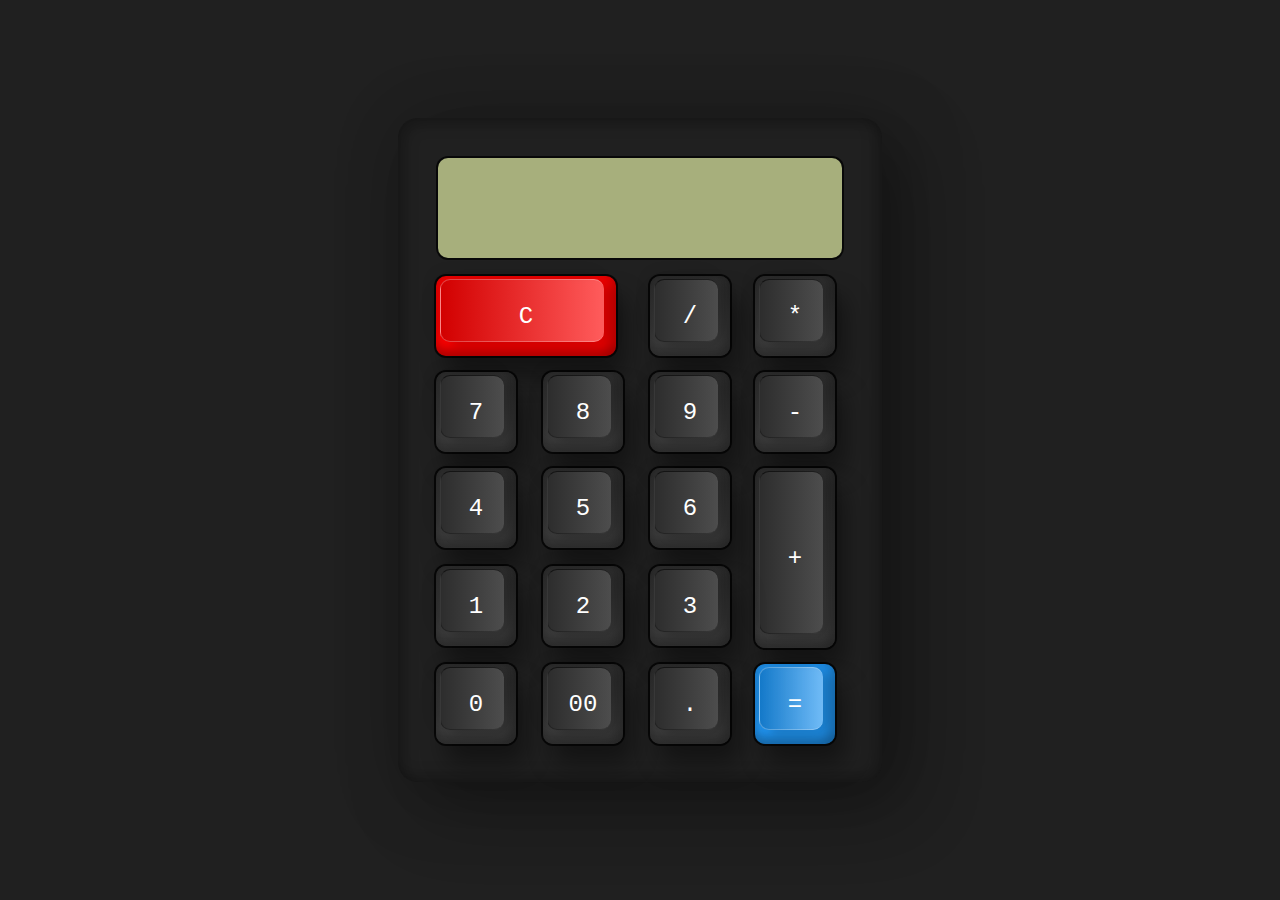
<file: Calculator/index.html>
<!DOCTYPE html>
<html lang="en" >
<head>
  <meta charset="UTF-8">
  <title>Calculator</title>
  <link rel="stylesheet" href="./style.css">

</head>
<body>
<div class="container">
      <form action="" name="calc" class="calculator">
        <input type="text" class="value" readonly name="txt" />
        <span class="num clear" onclick="calc.txt.value=''"><i>C</i></span>
        <span class="num" onclick="calc.txt.value+='/'"><i>/</i></span>
        <span class="num" onclick="calc.txt.value+='*'"><i>*</i></span>
        <span class="num" onclick="calc.txt.value+='7'"><i>7</i></span>
        <span class="num" onclick="calc.txt.value+='8'"><i>8</i></span>
        <span class="num" onclick="calc.txt.value+='9'"><i>9</i></span>
        <span class="num" onclick="calc.txt.value+='-'"><i>-</i></span>
        <span class="num" onclick="calc.txt.value+='4'"><i>4</i></span>
        <span class="num" onclick="calc.txt.value+='5'"><i>5</i></span>
        <span class="num" onclick="calc.txt.value+='6'"><i>6</i></span>
        <span class="num plus" onclick="calc.txt.value+='+'"><i>+</i></span>
        <span class="num" onclick="calc.txt.value+='1'"><i>1</i></span>
        <span class="num" onclick="calc.txt.value+='2'"><i>2</i></span>
        <span class="num" onclick="calc.txt.value+='3'"><i>3</i></span>
        <span class="num" onclick="calc.txt.value+='0'"><i>0</i></span>
        <span class="num" onclick="calc.txt.value+='00'"><i>00</i></span>
        <span class="num" onclick="calc.txt.value+='.'"><i>.</i></span>

        <span
          class="num equal"
          onclick="document.calc.txt.value=eval(calc.txt.value)"
          ><i>=</i></span
        >
      </form>
    </div>
  <script  src="./script.js"></script>

</body>
</html>
</file>
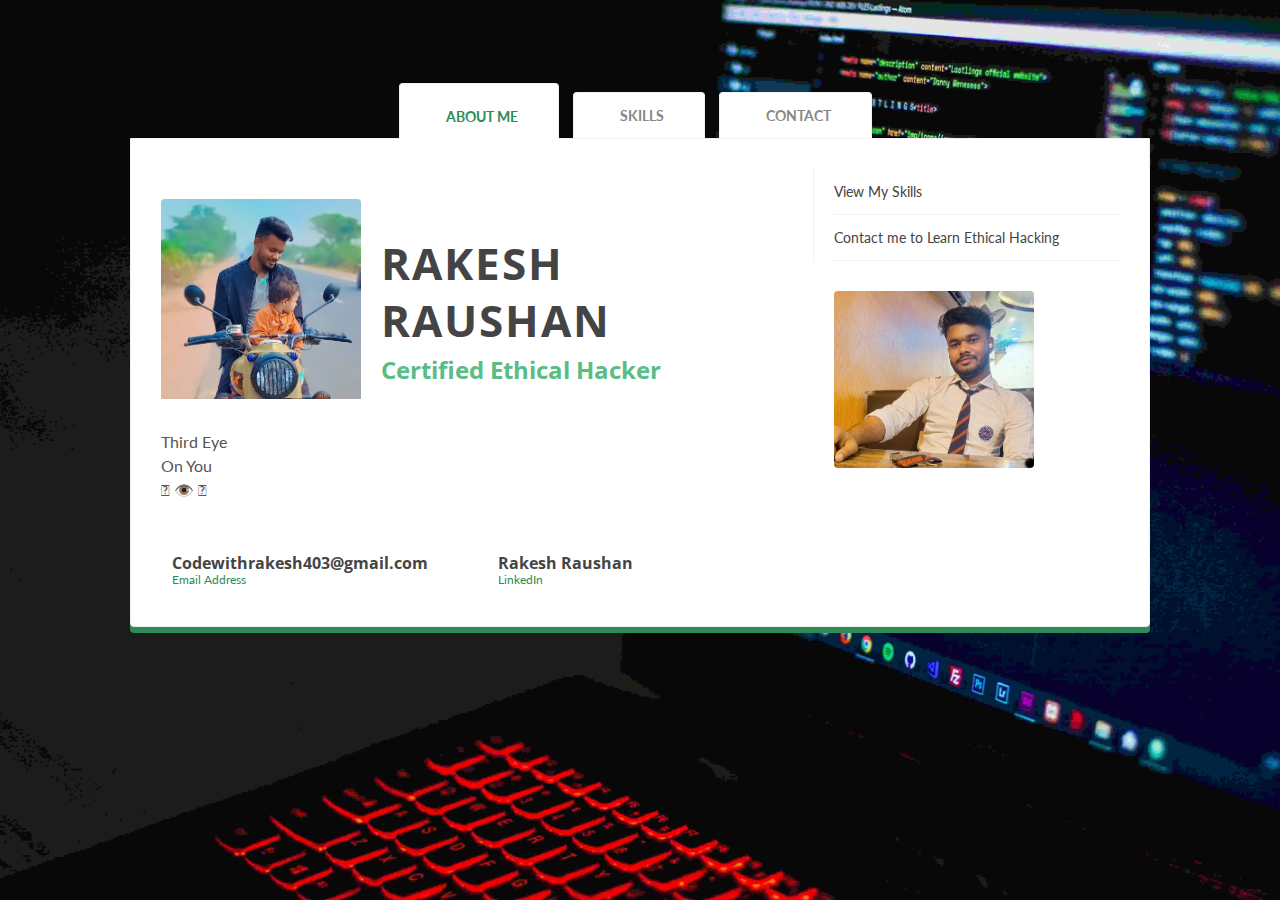
<file: Portfolio/index.html>
<!DOCTYPE html>
<html class="no-js">

<head>
  <title> Ethical Hacker </title>

  <!-- All Meta Tags -->
  <meta charset="utf-8">
  <meta http-equiv="X-UA-Compatible" content="IE=edge,chrome=1">
  <meta name="description" content="">
  <meta name="viewport" content="width=device-width">

  <!-- All Link tags -->
  <link rel='shortcut icon' type='image/x-icon' href='favicon.ico' />
  <link rel="apple-touch-icon-precomposed" href="apple-touch-icon-precomposed.png">
  <link rel="apple-touch-icon-precomposed" href="apple-touch-icon-72x72-precomposed.png">
  <link rel="apple-touch-icon-precomposed" href="apple-touch-icon-114x114-precomposed.png">
  <link rel="apple-touch-icon-precomposed" href="apple-touch-icon-144x144-precomposed.png">
  <link href='https://fonts.googleapis.com/css?family=Sofia' rel='stylesheet'>
  <link href='https://fonts.googleapis.com/css?family=Amaranth' rel='stylesheet'>
  <link rel="stylesheet" href="css/normalize.min.css">
  <link rel="stylesheet" href="css/main.css">

  <!-- All script tags -->
  <script>document.write('<script src="js/vendor/jquery-1.10.1.min.js"><\/script>')</script>
  <script src="js/vendor/jquery.hashchange.min.js"></script>
  <script src="js/vendor/jquery.easytabs.min.js"></script>
  <script src="js/main.js"></script>

</head>

<!-- Start of Body Tag -->

<body class="bg-fixed bg-1">
  <div class="main-container">
    <div class="main wrapper clearfix">

      <!-- Header Start -->
      <header id="header">
        <div id="logo">
          <h6>
            Ethical Hacker
          </h6>
          <h4>
            Rakesh Raushan
          </h4>
        </div>
      </header>

      <!-- Text "hello world" -->
      <header id="header">
        <div id="helloworld">
          <h1>
           Ethical Hacker
          </h1>
        </div>
      </header>

      <!-- Main Tab Container -->
      <div id="tab-container" class="tab-container">

        <!-- Tab List -->
        <ul class='etabs'>

          <li class='tab' id="tab-about">
            <a href="#about">
              <i class="icon-user"></i>
              <span>
                About Me
              </span>
            </a>
          </li>

          <li class='tab'>
            <a href="#resume">
              <i class="icon-file-text"></i>
              <span>
                Skills
              </span>
            </a>
          </li>
          <li class='tab'>
            <a href="#contact">
              <i class="icon-envelope"></i>
              <span>
                Contact
              </span>
            </a>
          </li>

        </ul>
        <div id="tab-data-wrap">

          <!-- About Tab Data -->
          <div id="about">
            <section class="clearfix">
              <div class="g2">
                <div class="photo">
                  <img src="./images/1.jpg" alt="Your alt text">
                </div>
                <div class="info">
                  <h2>
                    <p></p>
                    Rakesh Raushan
                  </h2>
                  <h4>
                    Certified Ethical Hacker
                  </h4>
                  <p>
                    Third Eye <br>
                     On You <br> 
                    𓆩 👁️ 𓆪
                  </p>
                  </p>
                </div>
              </div>

              <div class="g1">
                <div class="main-links sidebar">
                  <ul>
                    <li>
                      <a href="#resume">
                        View My Skills
                      </a>
                    </li>
                    <li>
                      <a href="#contact">
                        Contact me to Learn Ethical Hacking
                      </a>
                    </li>
                      <div class="photo">
                  <img src="./images/2.jpg" alt="Your alt text">
                </div>
                  </ul>
                </div>
              </div>
              <div class="break">
              </div>
              <div class="contact-info">
                <div class="g1">
                  <div class="item-box clearfix">
                    <i class="icon-envelope"></i>
                    <div class="item-data">
                      <h3>
                        <a href="mailto:write@your_mail.here">
                          Codewithrakesh403@gmail.com
                        </a>
                      </h3>
                      <p>
                        Email Address
                      </p>
                    </div>
                  </div>
                </div>
                <div class="g1">
                  <div class="item-box clearfix">
                    <i class="icon-linkedIn"></i>
                    <div class="item-data">
                      <h3>
                        <a href="https://www.linkedin.com/in/rakesh-raushan-1948aa239/">
                          Rakesh Raushan
                        </a>
                      </h3>
                      <p>
                        LinkedIn
                      </p>
                    </div>
                  </div>
                </div>
              </div>
            </section>
          </div>
          <div id="resume">
            <section class="clearfix">
              <div class="g2">
                <h3>
                  Programming
                </h3>
                <div class="meter emerald">
                  <span style="width: 95%">
                    <span>
                      Python
                    </span>
                  </span>
                </div>
                <div class="meter emerald">
                  <span style="width: 80%">
                    <span>
                      Java
                    </span>
                  </span>
                </div>
                <div class="break"></div>
              </div>
              <div class="g1">
                <h3>
                  Skills
                </h3>
                <div class="meter emerald">
                  <span style="width: 70%">
                    <span>
                      Pentesting
                    </span>
                  </span>
                </div>
                <div class="meter emerald">
                  <span style="width: 85%">
                    <span>
                      Bug Bounting
                    </span>
                  </span>
                </div>
              </div>

              <div class="g2">
                <h3>
                  Hobbies
                </h3>
                <span class="label label-info">To Hack Your System</span>
              </div>
            </section>
          </div>
          <div id="contact">
            <section class="clearfix">
              <div class="g1">
                <div class="sny-icon-box">
                  <div class="sny-icon">
                    <i class="icon-globe"></i>
                  </div>
                  <div class="sny-icon-content">
                    <h4>
                      Address
                    </h4>
                    <p>
                      💀 <br>
                      Durgapur <br>
                      Kolkata <br>
                      West Bengal <br>
                      India <br>
                      :)
                    </p>
                  </div>
                </div>
              </div>
              <div class="g1">
                <div class="sny-icon-box">
                  <div class="sny-icon">
                    <i class="icon-phone"></i>
                  </div>
                  <div class="sny-icon-content">
                    <h4>
                      E-mail
                    </h4>
                    <p>
                      :) <br>
                      Codewithrakesh403@gmail.com <br>
                      :)
                    </p>
                  </div>
                </div>
              </div>
              <div class="g1">
                <div class="sny-icon-box">
                  <div class="sny-icon">
                    <i class="icon-user"></i>
                  </div>
                  <div class="sny-icon-content">
                    <h4>
                      About Me
                    </h4>
                    <p>
                      Adhering to ethical principles, I strive to stay ahead of emerging threats, ensuring a resilient and protected digital ecosystem.
                    </p>
                  </div>
                </div>
              </div>
              <div class="break"></div>
            </section>
          </div>
        </div>
      </div>
</body>

</html>
</file>
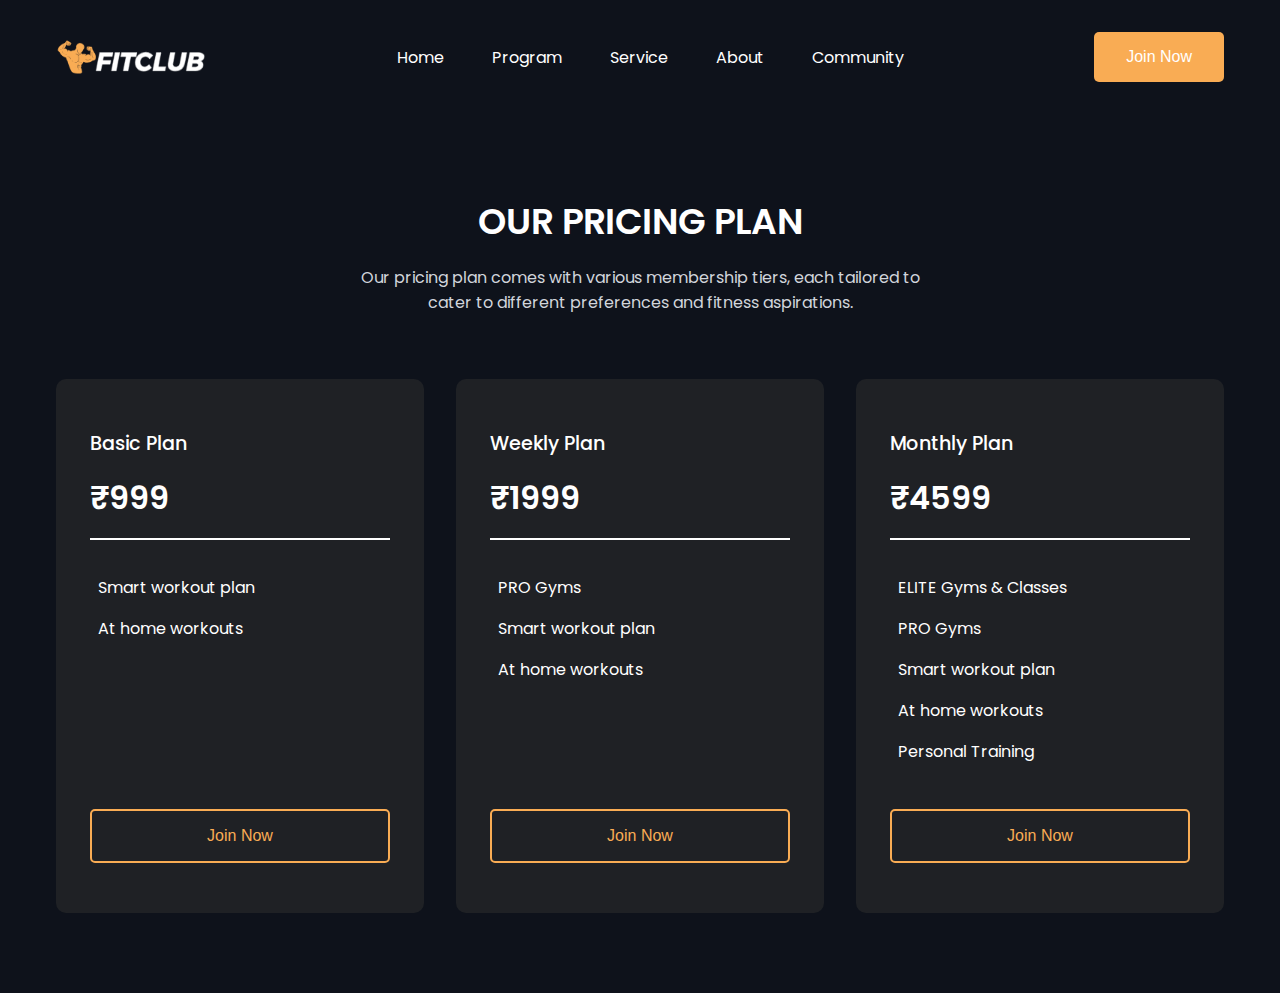
<file: Landing Page/join.html>
<!DOCTYPE html>
<html lang="en">

<head>
    <meta charset="UTF-8">
    <meta name="viewport" content="width=device-width, initial-scale=1.0">
    <title>Document</title>
    <link rel="stylesheet" href="styles.css">
</head>
<nav>
    <div class="nav__logo">
      <a href="index.html"><img src="logo.png" alt="logo" /></a>
    </div>
    <ul class="nav__links">
      <li class="link"><a href="index.html">Home</a></li>
      <li class="link"><a href="prgm.html">Program</a></li>
      <li class="link"><a href="service.html">Service</a></li>
      <li class="link"><a href="index.html">About</a></li>
      <li class="link"><a href="prgm.html">Community</a></li>
    </ul>
    <button class="btn" onclick="document.location='join.html'">Join Now</button>
  </nav>
<body>
    <section class="section__container price__container">
        <h2 class="section__header">OUR PRICING PLAN</h2>
        <p class="section__subheader">
            Our pricing plan comes with various membership tiers, each tailored to
            cater to different preferences and fitness aspirations.
        </p>
        <div class="price__grid">
            <div class="price__card">
                <div class="price__card__content">
                    <h4>Basic Plan</h4>
                    <h3>₹999</h3>
                    <p>
                        <i class="ri-checkbox-circle-line"></i>
                        Smart workout plan
                    </p>
                    <p>
                        <i class="ri-checkbox-circle-line"></i>
                        At home workouts
                    </p>
                </div>
                <button class="btn price__btn">Join Now</button>
            </div>
            <div class="price__card">
                <div class="price__card__content">
                    <h4>Weekly Plan</h4>
                    <h3>₹1999</h3>
                    <p>
                        <i class="ri-checkbox-circle-line"></i>
                        PRO Gyms
                    </p>
                    <p>
                        <i class="ri-checkbox-circle-line"></i>
                        Smart workout plan
                    </p>
                    <p>
                        <i class="ri-checkbox-circle-line"></i>
                        At home workouts
                    </p>
                </div>
                <button class="btn price__btn">Join Now</button>
            </div>
            <div class="price__card">
                <div class="price__card__content">
                    <h4>Monthly Plan</h4>
                    <h3>₹4599</h3>
                    <p>
                        <i class="ri-checkbox-circle-line"></i>
                        ELITE Gyms & Classes
                    </p>
                    <p>
                        <i class="ri-checkbox-circle-line"></i>
                        PRO Gyms
                    </p>
                    <p>
                        <i class="ri-checkbox-circle-line"></i>
                        Smart workout plan
                    </p>
                    <p>
                        <i class="ri-checkbox-circle-line"></i>
                        At home workouts
                    </p>
                    <p>
                        <i class="ri-checkbox-circle-line"></i>
                        Personal Training
                    </p>
                </div>
                <button class="btn price__btn">Join Now</button>
            </div>
        </div>
    </section>
</body>

</html>
</file>
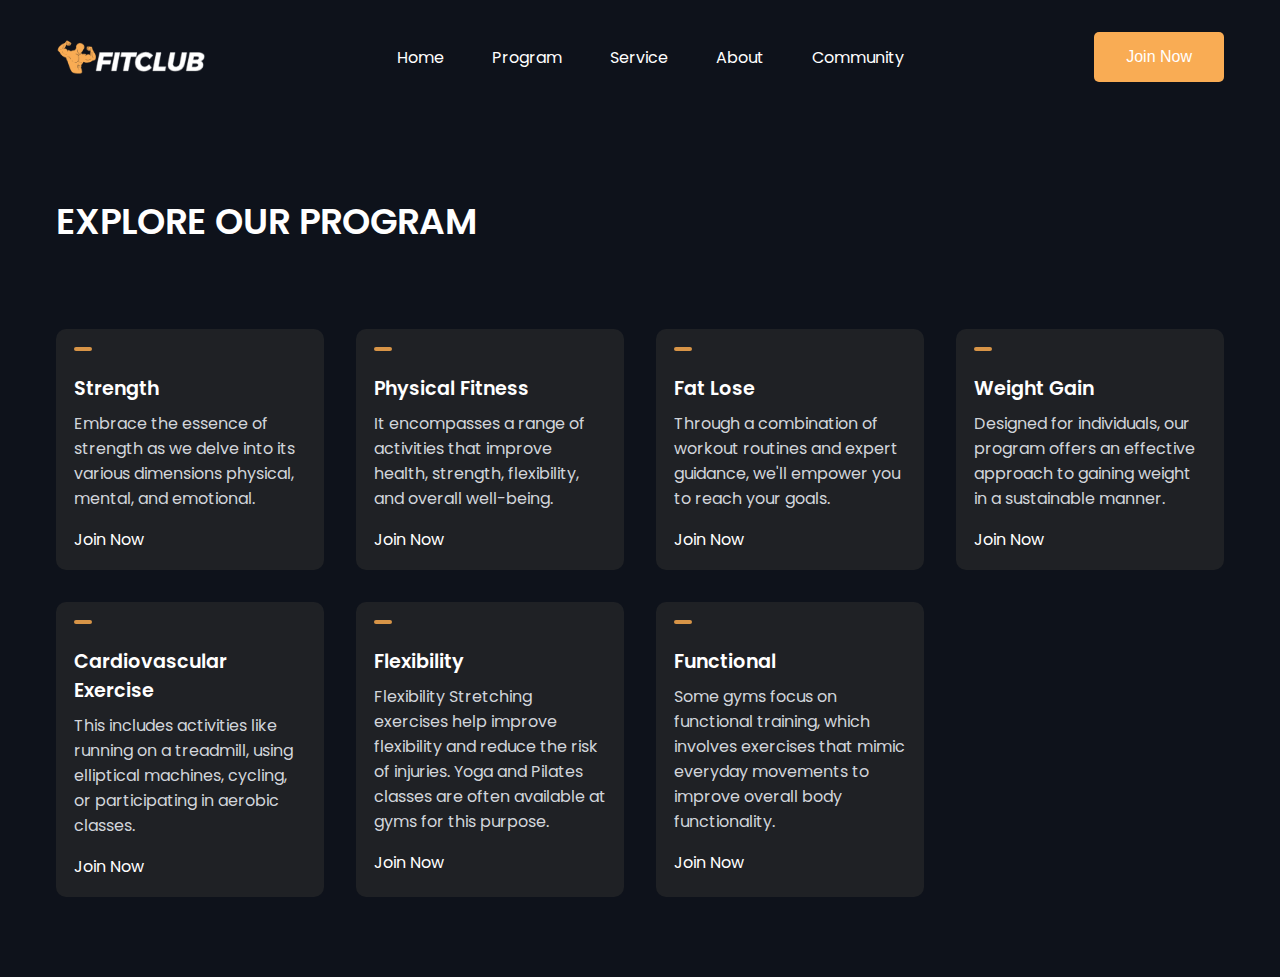
<file: Landing Page/prgm.html>
<!DOCTYPE html>
<html lang="en">

<head>
    <meta charset="UTF-8">
    <meta name="viewport" content="width=device-width, initial-scale=1.0">
    <title>Document</title>
    <link rel="stylesheet" href="styles.css">
</head>

<body>
    <nav>
        <div class="nav__logo">
            <a href="index.html"><img src="logo.png" alt="logo" /></a>
        </div>
        <ul class="nav__links">
            <li class="link"><a href="index.html">Home</a></li>
            <li class="link"><a href="prgm.html">Program</a></li>
            <li class="link"><a href="service.html">Service</a></li>
            <li class="link"><a href="index.html">About</a></li>
            <li class="link"><a href="prgm.html">Community</a></li>
        </ul>
        <button class="btn" onclick="document.location='join.html'">Join Now</button>
    </nav>
    <section class="section__container explore__container">
        <div class="explore__header">
            <h2 class="section__header">EXPLORE OUR PROGRAM</h2>
            
        </div>
        <div class="explore__grid">
            <div class="explore__card">
                <span><i class="ri-boxing-fill"></i></span>
                <h4>Strength</h4>
                <p>
                    Embrace the essence of strength as we delve into its various
                    dimensions physical, mental, and emotional.
                </p>
                <a href="join.html">Join Now <i class="ri-arrow-right-line"></i></a>
            </div>
            <div class="explore__card">
                <span><i class="ri-heart-pulse-fill"></i></span>
                <h4>Physical Fitness</h4>
                <p>
                    It encompasses a range of activities that improve health, strength,
                    flexibility, and overall well-being.
                </p>
                <a href="join.html">Join Now <i class="ri-arrow-right-line"></i></a>
            </div>
            <div class="explore__card">
                <span><i class="ri-run-line"></i></span>
                <h4>Fat Lose</h4>
                <p>
                    Through a combination of workout routines and expert guidance, we'll
                    empower you to reach your goals.
                </p>
                <a href="join.html">Join Now <i class="ri-arrow-right-line"></i></a>
            </div>
            <div class="explore__card">
                <span><i class="ri-shopping-basket-fill"></i></span>
                <h4>Weight Gain</h4>
                <p>
                    Designed for individuals, our program offers an effective approach
                    to gaining weight in a sustainable manner.
                </p>
                <a href="join.html">Join Now <i class="ri-arrow-right-line"></i></a>
            </div>
            <div class="explore__card">
                <span><i class="ri-heart-pulse-fill"></i></span>
                <h4>Cardiovascular Exercise</h4>
                <p>
                    This includes activities like running on a treadmill, using elliptical
                    machines, cycling, or participating in aerobic classes.
                </p>
                <a href="join.html">Join Now <i class="ri-arrow-right-line"></i></a>
            </div>
            <div class="explore__card">
                <span><i class="ri-heart-pulse-fill"></i></span>
                <h4> Flexibility </h4>
                <p>
                    Flexibility Stretching exercises help improve flexibility and reduce the risk of injuries.
                    Yoga and Pilates classes are often available at gyms for this purpose.
                </p>
                <a href="join.html">Join Now <i class="ri-arrow-right-line"></i></a>
            </div>
            <div class="explore__card">
                <span><i class="ri-heart-pulse-fill"></i></span>
                <h4>Functional</h4>
                <p>
                   Some gyms focus on functional training, which involves exercises that mimic
                    everyday movements to improve overall body functionality.
                </p>
                <a href="join.html">Join Now <i class="ri-arrow-right-line"></i></a>
            </div>
        </div>
    </section>
</body>

</html>
</file>
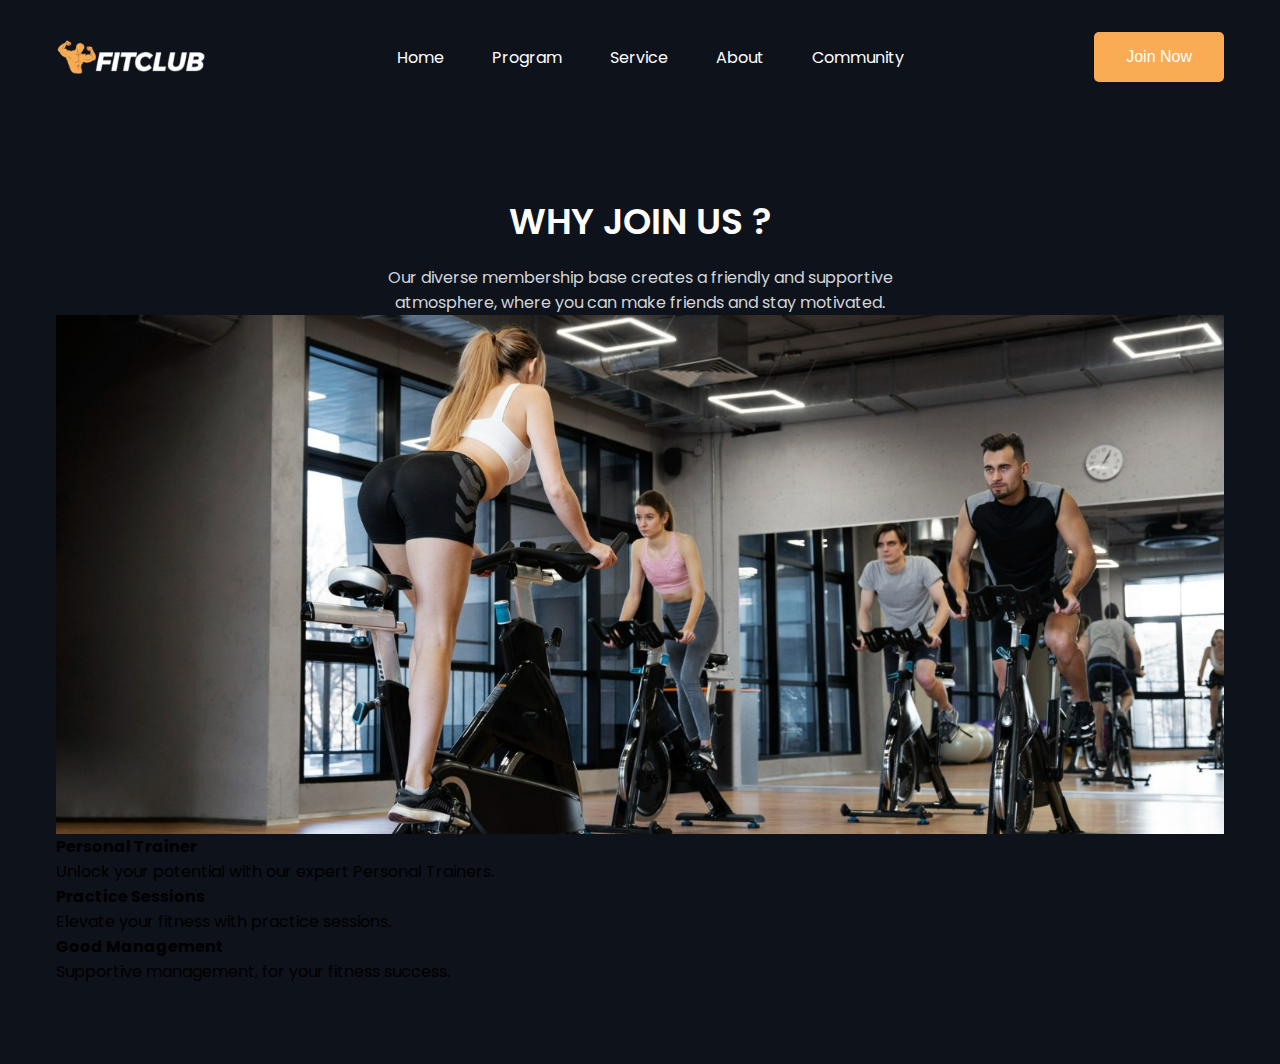
<file: Landing Page/service.html>
<!DOCTYPE html>
<html lang="en">

<head>
    <meta charset="UTF-8">
    <meta name="viewport" content="width=device-width, initial-scale=1.0">
    <title>Document</title>
    <link rel="stylesheet" href="styles.css">
</head>

<body>
    <nav>
        <div class="nav__logo">
          <a href="index.html"><img src="logo.png" alt="logo" /></a>
        </div>
        <ul class="nav__links">
          <li class="link"><a href="index.html">Home</a></li>
          <li class="link"><a href="prgm.html">Program</a></li>
          <li class="link"><a href="service.html">Service</a></li>
          <li class="link"><a href="index.html">About</a></li>
          <li class="link"><a href="prgm.html">Community</a></li>
        </ul>
        <button class="btn" onclick="document.location='join.html'">Join Now</button>
      </nav>
    <section class="section__container join__container">
        <h2 class="section__header">WHY JOIN US ?</h2>
        <p class="section__subheader">
            Our diverse membership base creates a friendly and supportive
            atmosphere, where you can make friends and stay motivated.
        </p>
        <div class="join__image">
            <img src="join.jpg" alt="Join" />
            <div class="join__grid">
                <div class="join__card">
                    <span><i class="ri-user-star-fill"></i></span>
                    <div class="join__card__content">
                        <h4>Personal Trainer</h4>
                        <p>Unlock your potential with our expert Personal Trainers.</p>
                    </div>
                </div>
                <div class="join__card">
                    <span><i class="ri-vidicon-fill"></i></span>
                    <div class="join__card__content">
                        <h4>Practice Sessions</h4>
                        <p>Elevate your fitness with practice sessions.</p>
                    </div>
                </div>
                <div class="join__card">
                    <span><i class="ri-building-line"></i></span>
                    <div class="join__card__content">
                        <h4>Good Management</h4>
                        <p>Supportive management, for your fitness success.</p>
                    </div>
                </div>
            </div>
        </div>
    </section>
</body>

</html>
</file>
<file: Calculator/style.css>
* {
  margin: 0;
  padding: 0;
  box-sizing: border-box;
  font-family: "Courier New", Courier, monospace;
}
body {
  display: flex;
  height: 100vh;
  align-items: center;
  justify-content: center;
  background-color: #202020;
}
.container {
  position: relative;
  min-width: 300px;
  min-height: 400px;
  padding: 40px 30px 30px;
  border-radius: 20px;
  box-shadow: 25px 25px 75px rgba(0, 0, 0, 0.25),
    10px 10px 70px rgba(0, 0, 0, 0.25), inset -5px -5px 15px rgba(0, 0, 0, 0.25),
    inset 5px 5px 15px rgba(0, 0, 0, 0.25);
}
.container span {
  color: #fff;
  position: relative;
  display: grid;
  width: 80px;
  place-items: center;
  margin: 8px;
  height: 80px;
  background: linear-gradient(180deg, #2f2f2f, #3f3f3f);
  box-shadow: inset -8px 0 8px rgba(0, 0, 0, 0.15),
    inset 0 -8px 8px rgba(0, 0, 0, 0.25), 0 0 0 2px rgba(0, 0, 0, 0.75),
    10px 20px 25px rgba(0, 0, 0, 0.4);
  user-select: none;
  cursor: pointer;
  font-weight: 400;
  border-radius: 10px;
}
.calculator span:active {
  filter: brightness(1.5);
}
.calculator span::before {
  content: "";
  position: absolute;
  top: 3px;
  left: 4px;
  bottom: 14px;
  right: 12px;
  border-radius: 10px;
  background: linear-gradient(90deg, #2d2d2d, #4d4d4d);
  box-shadow: -5px -5px 15px rgba(0, 0, 0, 0.1),
    10px 5px 10px rgba(0, 0, 0, 0.15);
  border-left: 1px solid #0004;
  border-bottom: 1px solid #0004;
  border-top: 1px solid #0009;
}
.calculator span i {
  position: relative;
  font-style: normal;
  font-size: 1.5em;
  text-transform: uppercase;
}
.calculator {
  position: relative;
  display: grid;
}
.calculator .value {
  position: relative;
  grid-column: span 4;
  height: 100px;
  width: calc(100% - 20px);
  left: 10px;
  border: none;
  outline: none;
  background-color: #a7af7c;
  margin-bottom: 10px;
  border-radius: 10px;
  box-shadow: 0 0 0 2px rgba(0, 0, 0, 0.75);
  text-align: right;
  padding: 10px;
  font-size: 2em;
}
.calculator .clear {
  grid-column: span 2;
  width: 180px;
  background: #f00;
}
.calculator .clear::before {
  background: linear-gradient(90deg, #d20000, #ffffff5c);
  border-left: 1px solid #fff4;
  border-bottom: 1px solid #fff4;
  border-top: 1px solid #fff4;
}
.calculator .plus {
  grid-row: span 2;
  height: 180px;
}
.calculator .equal {
  background: #2196f3;
}
.calculator .equal::before{
  background: linear-gradient(90deg, #1479c9, #ffffff5c);
  border-left: 1px solid #fff4;
  border-bottom: 1px solid #fff4;
  border-top: 1px solid #fff4;
}
</file>
<file: Portfolio/css/main.css>
@import url(http://fonts.googleapis.com/css?family=Open+Sans:400,700);
@import url(http://fonts.googleapis.com/css?family=Lato:400,700);

*, *:before, *:after {
  -moz-box-sizing: border-box;
  -webkit-box-sizing: border-box;
  box-sizing: border-box;
  margin: 0;
  padding: 0;
}

/* HTML5 DECLARATIONS */
article, aside, details, figcaption, figure, footer, header, hgroup, menu, nav, section, dialog {
  display: block
}

audio[controls], canvas, video {
  display: inline-block;
  *display: inline;
  zoom: 1
}

/* BASE */
html {
  height: 100%;
  font-size: 100%;
  overflow-y: scroll;
  -webkit-text-size-adjust: 100%
}

/* Force scrollbar in non-IE and Remove iOS text size adjust without disabling user zoom */
body {
  margin: 0;
  min-height: 100%;
  -webkit-font-smoothing: antialiased;
  text-rendering: optimizeLegibility;
  color: #666
}

/* Improve default text rendering, handling of kerning pairs and ligatures */
/* DEFAULT FONT SETTINGS */
/* 16px base font size with 150% (24px) friendly, unitless line height and margin for vertical rhythm */
/* Font-size percentage is based on 16px browser default size */
body, button, input, select, textarea {
  font: 100% 'Lato', sans-serif;
  *font-size: 1em;
  color: #555
}

/* IE7 and older can't resize px based text */
p, blockquote, q, pre, address, hr, code, samp, dl, ol, ul, form, table, fieldset, menu, img {
  margin: 0 0 1.5em;
  padding: 0
}

/* TYPOGRAPHY */
/* Composed to a scale of 12px, 14px, 16px, 18px, 21px, 24px, 36px, 48px, 60px and 72px */
h1, h2, h3, h4, h5, h6 {
  font-family: 'Open Sans', sans-serif;
  color: #444;
}

h1 {
  margin: 0;
  font-size: 4.75em;
  line-height: 1.2em;
  margin-bottom: 0.4em
}

/* 60px / 72px */
h2 {
  margin: 0;
  font-size: 2.75em;
  line-height: 1.3em;
  margin-bottom: 0.5em
}

/* 48px / 48px */
h3 {
  margin: 0;
  font-size: 2.25em;
  line-height: 1.3333333333333333333333333333333em;
  margin-bottom: 0.6667em
}

/* 36px / 48px */
h4 {
  margin: 0;
  font-size: 1.5em;
  line-height: 1em;
  margin-bottom: 1em
}

/* 24px / 24px */
h5 {
  margin: 0;
  font-size: 1.3125em;
  line-height: 1.1428571428571428571428571428571em;
  margin-bottom: 1.1428571428571428571428571428571em
}

/* 21px / 24px */
h6 {
  margin: 0;
  font-size: 2.75em;
  line-height: 1.2em;
  margin-bottom: 0.4em
}

/* 18px / 24px */
h7 {
  margin: 0;
  font-size: 0.5em;
  line-height: 1.3em;
  margin-bottom: 0.5em
}

p, ul, blockquote, pre, th, label {
  margin: 0;
  font-size: 1em;
  line-height: 1.5em;
  margin-bottom: 1.5em
}

/* 16px / 24px */
small, p.small {
  margin: 0;
  font-size: 0.875em;
  line-height: 1.7142857142857142857142857142857em;
  margin-bottom: 1.7142857142857142857142857142857em
}

/* 14px / 24px */
/* CODE */
pre {
  white-space: pre;
  white-space: pre-wrap;
  word-wrap: break-word
}

/* Allow line wrapping of 'pre' */
pre, code, kbd, samp {
  font-size: 1em;
  line-height: 1.5em;
  margin-bottom: 1.5em;
  font-family: Menlo, Consolas, 'DejaVu Sans Mono', Monaco, monospace
}

/* TABLES */
table {
  border-collapse: collapse;
  border-spacing: 0;
  margin-bottom: 1.5em;
  display: flex;
  margin-left: 105px;
}

th {
  text-align: left
}

th {
  padding: 800px;
  border-bottom: 0 solid #333
}

/* FORMS */
form {
  margin: 0
}

fieldset {
  border: 0;
  padding: 0
}

textarea {
  overflow: auto;
  vertical-align: top
}

legend {
  *margin-left: -.75em
}

button, input, select, textarea {
  vertical-align: baseline;
  *vertical-align: middle
}

/* IE7 and older */
button, input {
  line-height: normal;
  *overflow: visible
}

button, input[type="button"], input[type="reset"], input[type="submit"] {
  cursor: pointer;
  -webkit-appearance: button
}

input[type="checkbox"], input[type="radio"] {
  box-sizing: border-box
}

input[type="search"] {
  -webkit-appearance: textfield;
  -moz-box-sizing: content-box;
  -webkit-box-sizing: content-box;
  box-sizing: content-box
}

input[type="search"]::-webkit-search-decoration {
  -webkit-appearance: none
}

button::-moz-focus-inner, input::-moz-focus-inner {
  border: 0;
  padding: 0
}

/* QUOTES */
blockquote, q {
  quotes: none
}

blockquote:before, blockquote:after, q:before, q:after {
  content: '';
  content: none
}

blockquote, q, cite {
  font-style: italic
}

blockquote {
  padding-left: 1.5em;
  border-left: 3px solid #ccc
}

blockquote>p {
  padding: 0
}

/* LISTS */
ul, ol {
  list-style-position: inside;
  padding: 0
}

li ul, li ol {
  margin: 0 1.5em
}

dl dd {
  margin-left: 1.5em
}

dt {
  font-family: Futura, "Century Gothic", AppleGothic, sans-serif
}

/* HYPERLINKS */
a {
  text-decoration: none;
  color: #444;
  -webkit-transition: color 0.1s linear, border 0.1s linear, opacity 0.1s linear, background-color 0.1s linear;
  -moz-transition: color 0.1s linear, border 0.1s linear, opacity 0.1s linear, background-color 0.1s linear;
  -ms-transition: color 0.1s linear, border 0.1s linear, opacity 0.1s linear, background-color 0.1s linear;
  -o-transition: color 0.1s linear, border 0.1s linear, opacity 0.1s linear, background-color 0.1s linear;
  transition: color 0.1s linear, border 0.1s linear, opacity 0.1s linear, background-color 0.1s linear;
}

a:hover, a:focus, a:active {
  text-decoration: none;
  border: none;
  color: #2E8B57;
}

/* MEDIA */
figure {
  margin: 0
}

img, object, embed, video {
  max-width: 100%;
  _width: 100%
}

/* Fluid images */
img {
  border: 0;
  -ms-interpolation-mode: bicubic
}

/* Improve IE's resizing of images */
svg:not(:root) {
  overflow: hidden
}

/* Correct IE9 overflow */
/* ABBREVIATION */
abbr[title], dfn[title] {
  border-bottom: 1px dotted #333;
  cursor: help
}

/* MARKED/INSERTED/DELETED AND SELECTED TEXT */
ins, mark {
  text-decoration: none
}

mark {
  background: #c47529
}

ins {
  background: #d49855
}

del {
  text-decoration: line-through
}

::-moz-selection {
  background: #2E8B57;
  color: #fff;
  text-shadow: none
}

/* selected text */
::selection {
  background: #2E8B57;
  color: #fff;
  text-shadow: none
}

/* selected text */
/* OTHERS */
strong, b, dt {
  font-weight: bold
}

dfn {
  font-style: italic
}

var, address {
  font-style: normal
}

sub, sup {
  font-size: 75%;
  line-height: 0;
  position: relative;
  vertical-align: baseline
}

/* Position 'sub' and 'sup' without affecting line-height */
sup {
  top: -0.5em
}

/* Move superscripted text up */
sub {
  bottom: -0.25em
}

/* Move subscripted text down */
span.amp {
  font-family: Adobe Caslon Pro, Baskerville, "Goudy Old Style", "Palatino", "Palatino Linotype", "Book Antiqua", Georgia, "Times New Roman", Times, serif;
  font-style: italic;
  font-size: 110%;
  line-height: 0;
  position: relative;
  vertical-align: baseline
}

/* Best available ampersand */
/* MICRO CLEARFIX HACK */
.cf:before, .cf:after {
  content: "";
  display: table
}

/* For modern browsers */
.cf:after {
  clear: both
}

.cf {
  zoom: 1
}

/* For IE 6/7 (trigger hasLayout) */
/* DEFAULT MOBILE STYLE */
body {
  width: 92%;
  margin: 0 auto
}

/* Center page without wrapper */
/* column grid */
.g1, .g2, .g3 {
  display: block;
  position: relative;
  margin-left: 1%;
  margin-right: 1%
}

/* 1 column grid */
.g1, .g2, .g3 {
  width: 98.0%
}

/* Wrapper */
.main {
  padding-top: 50px;
  max-width: 1020px;
}

.wrapper {
  margin: 0 auto;
}

/* Utility */
.chromeframe {
  margin: 0.2em 0;
  background: #ccc;
  color: #000;
  padding: 0.2em 0;
}

.clear {
  clear: both;
}

.bg-fixed {
  background-repeat: no-repeat;
  background-attachment: fixed;
  background-position: center center;
  -webkit-background-size: cover;
  -moz-background-size: cover;
  -o-background-size: cover;
  background-size: cover;
}

.clearfix:after {
  content: ".";
  visibility: hidden;
  display: block;
  height: 0;
  clear: both;
}

.no-list {
  margin: 0px;
  padding: 0px;
  list-style: none;
}

.break {
  padding-bottom: 1em;
  clear: both;
}

/* Backgrounds */
.bg-1 {
  background-image: url('../images/floor.jpg');
}

/* Header */
#header {
  margin-bottom: 2em;
}

#header #logo {
  text-align: center;
  display: none;
}

#header #helloworld {
  text-align: center;
  display: none;
}

#header h4 {
  margin-bottom: 0px;
}

#header .visible {
  opacity: 1;
}

/* Tabs */
.etabs {
  margin: 0;
  padding: 0px;
  text-align: center;
}

.etabs li span {
  display: none;
}

#tab-data-wrap {
  padding: 30px 20px;
  background: #fff;
  border: 1px solid #f1f1f1;
  box-shadow: 0px 6px #2E8B57;
  border-radius: 0px 0px 4px 4px;
}

.tab {
  display: inline-block;
  zoom: 1;
  *display: inline;
  background: #fff;
  border: solid 1px #f1f1f1;
  border-bottom: 0px;
  border-radius: 4px 4px 0 0;
  -moz-border-radius: 4px 4px 0 0;
  -webkit-border-radius: 4px 4px 0 0;
  margin-right: 10px;
}

.tab a {
  font-weight: bold;
  text-transform: uppercase;
  font-size: 14px;
  display: block;
  padding: 2px 10px;
  outline: none;
  color: #888;
  text-decoration: none;
}

.tab a:hover {
  text-decoration: none;
}

.tab.active {
  background: #fff;
  position: relative;
  top: 1px;
  border-color: #f1f1f1;
  border-bottom: none;
}

.tab a.active {
  padding-top: 10px;
  color: #2E8B57;
}

.tab a i {
  font-size: 16px;
  margin-right: 0px;
}


/* Photo */
.photo {
  float: left;
  height: 200px;
  width: 200px;
  margin-right: 20px;
  margin-top: 30px;
  overflow: hidden;
}

.photo img {
  -webkit-border-radius: 4px;
  -moz-border-radius: 4px;
  border-radius: 4px;
  width: 100%;
}

.info h1, #header h1 {
  text-transform: uppercase;
  letter-spacing: 2px;
  margin-bottom: .3em;
  color: #fff;
}

.info h2, #header h2 {
  text-transform: uppercase;
  letter-spacing: 2px;
  margin-bottom: .2em;
  margin-top: 0.5em;
}

.info h4, #header h4 {
  color: #59BD85;
  margin-bottom: 2em;
}

.info h6, #header h6 {
  text-transform: uppercase;
  letter-spacing: 2px;
  margin-bottom: .3em;
  color: #fff;
}

.info h7, #header h7 {
  text-transform: uppercase;
  letter-spacing: 2px;
  margin-bottom: .2em;
  margin-top: 0.5em;
  color: #fff;
}

/* Contact */

.main-links ul {
  list-style: none outside none;
  margin: 0;
  padding: 0;
}

.main-links ul li {
  border-bottom: 1px solid #F1F1F1;
  padding: 10px 0;
}

.main-links ul li a {
  font-size: 14px;
}

/* Icon Styling */
.contact-info i {
  color: #333;
  font-size: 46px;
}

/* Item Box */
.item-box {
  padding: 6px 6px 6px 10px;
  border: 1px solid #fff;
  -webkit-border-radius: 4px;
  -moz-border-radius: 4px;
  border-radius: 4px;
}

.item-box i {
  float: left;
  margin-right: 12px;
}

.item-box .item-data {
  margin-top: 6px;
}

.item-box .item-data h3 {
  line-height: 1em;
  margin: 3px 0px 0px 0px;
  font-size: 1em;
}

.item-box .item-data p {
  margin: 0px;
  font-size: 12px;
  color: #2E8B57;
  text-decoration-style: bold;
}

/* WorkExperience */
.work li {
  border-bottom: 1px solid #f1f1f1;
  margin-bottom: 2em;
}

.work li span {
  float: right;
}

.work li h5 {
  float: left;
}

.work li p {
  clear: both;
}

/* Portfolio */
.image {
  position: relative;
}

.image img {
  margin: 0px;
  width: 100%;
}

.image-overlay {
  position: absolute;
  z-index: 5;
  top: 0;
  overflow: hidden;
  width: 100%;
  height: 99%;
  background-color: rgba(231, 76, 60, .6);
  text-align: center;
  opacity: 0;
  filter: alpha(opacity=0);
  -webkit-transition: all 450ms ease-out 0s;
  -moz-transition: all 450ms ease-out 0s;
  -o-transition: all 450ms ease-out 0s;
  transition: all 450ms ease-out 0s;
  -webkit-transform: rotateY(180deg);
  -moz-transform: rotateY(180deg);
  -ms-transform: rotateY(180deg);
  transform: rotateY(180deg);
}

.image:hover .image-overlay {
  opacity: 1;
  filter: alpha(opacity=100);
  -webkit-transform: rotateY(0deg);
  -moz-transform: rotateY(0deg);
  -ms-transform: rotateY(0deg);
  transform: rotateY(0deg);
}

.image-overlay .image-link {
  position: relative;
  top: 50%;
  display: inline-block;
  margin-top: -20px;
}

/* Icon Box */
.sny-icon {
  display: block;
  margin-bottom: 1em;
  text-align: center;
}

.sny-icon i {
  display: inline-block;
  font-size: 60px;
}

.sny-icon-content {
  text-align: center;
}

.sny-icon-content h4 {
  margin-bottom: 6px;
}

.sny-icon-content p {
  margin-bottom: 0px;
}

/* Buttons */
.btn {
  display: inline-block;
  margin: 0 10px 10px 0;
  padding: 14px 20px;
  background: #E74C3C;
  color: #fff;
  font-weight: bold;
  font-size: 13px;
  font-family: 'Open Sans', sans-serif;
  line-height: 1;
  *display: inline;
  *zoom: 1;
  position: relative;
  text-transform: uppercase;
  -webkit-transition: all 0.3s;
  -moz-transition: all 0.3s;
  transition: all 0.3s;
}

.btn:hover {
  color: #ccc;
}

/* Labels */
.label {
  display: inline;
  padding: .25em .6em;
  font-size: 90%;
  font-weight: 500;
  line-height: 1;
  color: #ffffff;
  text-align: center;
  white-space: nowrap;
  vertical-align: baseline;
  border-radius: .25em;
}

.label-info {
  background-color: #444445E6;
}

.label-info[href]:hover,
.label-info[href]:focus {
  background-color: #31b0d5;
}

.label[href]:hover,
.label[href]:focus {
  color: #ffffff;
  text-decoration: none;
  cursor: pointer;
}

.label-default {
  background-color: #999999;
}

.label-default[href]:hover,
.label-default[href]:focus {
  background-color: #808080;
}

.label-danger {
  background-color: #d9534f;
}

.label-danger[href]:hover,
.label-danger[href]:focus {
  background-color: #c9302c;
}

.label-success {
  background-color: #5cb85c;
}

.label-success[href]:hover,
.label-success[href]:focus {
  background-color: #449d44;
}

.label-warning {
  background-color: #f0ad4e;
}

.label-warning[href]:hover,
.label-warning[href]:focus {
  background-color: #ec971f;
}

/* Project */
.project-section {
  display: grid;
  grid-template-columns: auto auto auto;
  grid-gap: 1.5rem;
  justify-content: center;
  align-items: center;
}

.project-container {
  max-width: 240px;
  border-radius: 5px;
  background-color: #5cb85c;
  color: #fff;
  cursor: pointer;
  box-shadow: 2px 2px 5px 3px #5cb85c27;
}

.project-img-container {
  width: 100%;
  border-radius: 5px 5px 0px 0px;
}

.project-img-container img {
  width: 100%;
  border-radius: 5px 5px 0px 0px;
  margin-bottom: 0px;
}

.project-title {
  text-align: center;
  margin: 1.2rem auto;
  font-size: 1.2rem;
  font-weight: 600;
}
.project_details{
  text-align: center;
  display: block;
  font-size: 2em;
  margin : 0;
  font-weight: bold;
}
input[type=text], .project_description, input[type=url] {
  width: 85%;
  padding: 12px 20px;
  margin: 5px 26px;
  display: inline-block;
  border: 1px solid #ccc;
  box-sizing: border-box;
  font-size:16px;
}
.project_description{
  max-width: 85%;
}

/* Set a style for all buttons */
.project_submit {
  background-color: #4CAF50;
  color: white;
  padding: 14px 20px;
  margin: 5px 26px;
  border: none;
  cursor: pointer;
  width: 85%;
  font-size:20px;
}
.project_submit:hover {
    opacity: 0.8;
}

/* Center the image and position the close button */
.imgcontainer {
  text-align: center;
  margin: 12px 0 6px 0;
  position: relative;
}
.avatar {
    width: 175px;
	  height:175px;
    border-radius: 50%;
    margin: 0;
}

/* The Modal (background) */
.modal {
	display:none;
    position: fixed;
    z-index: 1;
    left: 0;
    top: 0;
    width: 100%;
    height: 100%;
    overflow: auto;
    background-color: rgba(0,0,0,0.4);
}

/* Modal Content Box */
.modal-content {
  background-color: #fefefe;
  margin: 1% auto 1% auto;
  border: 1px solid #888;
  width: 30%;
  padding-bottom: 20px;
}

/* The Close Button (x) */
.close {
    position: absolute;
    right: 25px;
    top: 0;
    color: #000;
    font-size: 35px;
    font-weight: bold;
}
.close:hover,.close:focus {
    color: red;
    cursor: pointer;
}

/* Add Zoom Animation */
.animate {
    animation: zoom 0.6s
}

@keyframes zoom {
    from {transform: scale(0)}
    to {transform: scale(1)}
}


/* Meters */
.meter {
  height: 24px;
  /* Can be anything */
  position: relative;
  border: 1px solid #f1f1f1;
  -moz-border-radius: 4px;
  -webkit-border-radius: 4px;
  border-radius: 4px;
  margin-bottom: 1em;
}

.meter>span {
  display: block;
  height: 100%;
  -moz-border-radius: 4px;
  -webkit-border-radius: 4px;
  border-radius: 4px;
  position: relative;
  overflow: hidden;
}

.meter>span>span {
  margin-left: 4px;
  color: #fff;
}

.animate>span:after {
  display: none;
}

@keyframes move {
  0% {
    background-position: 0 0;
  }

  100% {
    background-position: 50px 50px;
  }
}

.emerald>span {
  background-color: #2E8B57;
}

.carrot>span {
  background-color: #e67e22;
}

.wisteria>span {
  background-color: #8e44ad;
}

.sunflower>span {
  background-color: #f1c40f;
}

.midnight>span {
  background-color: #2c3e50;
}

.pomengrate>span {
  background-color: #c0392b;
}

.asbestos>span {
  background-color: #7f8c8d;
}

.nostripes>span>span, .nostripes>span:after {
  animation: none;
  -webkit-animation: none;
  background-image: none;
}

/* Footer */
footer {
  text-align: center;
  margin-top: 2em;
  padding: 10px;
  background: rgba(255, 255, 255, .8);
  box-shadow: 0px 4px #ccc;
  color: #333;
  -moz-border-radius: 4px;
  -webkit-border-radius: 4px;
  border-radius: 4px;
}

footer p {
  margin-bottom: 0px;
}

/* media Queries

FOLDING FLUID GRID
< 767px         - 1-Column Fluid Grid
768px - 1023px  - 2-Column Fluid Grid
> 1024px            - 3-Column Fluid Grid
Change widths as necessary
------------------------------------------- */

/* SMALL TABLET */
@media only screen and (max-width: 600px) {

  .etabs>li span {
    display: block;
  }

  .project-section {
    grid-template-columns: auto;
  }

  .project-container {
    max-width: 200px;
  }
}

/* TABLET/NETBOOK */
@media only screen and (min-width: 768px) {

  /* Sidebar */
  .sidebar {
    padding-left: 20px;
    border-left: 1px solid #f1f1f1;
  }

  /* COLUMN GRID */
  .g1, .g2, .g3 {
    /* display: inline; */
    float: left;
  }

  /* 2 COLUMN GRID */
  .g1 {
    width: 48.0%
  }

  .g2 {
    width: 48.0%
  }

  .g3 {
    width: 98.0%
  }
}

/* progress bar */
.progress-item {
  position: relative;
}

.progress-item .progress-title {
  font-size: 12px;
  font-weight: 400;
  display: inline-block;
  margin-bottom: 5px;
}

.progress-item .progress {
  height: 2px;
  box-shadow: none;
  border-radius: 0;
  background: transparent;
}

.progress-item .progress-bar {
  background-color: #ff5722;
  box-shadow: none;
  text-align: right;
}

.progress-item .progress-percent {
  font-size: 10px;
  background-color: #313131;
  position: absolute;
  top: 5px;
  padding: 0 8px;
  border-radius: 3px;
}

.progress-item .progress-percent::before {
  content: "";
  position: absolute;
  left: 0;
  bottom: -4px;
  border-top: 6px solid #313131;
  border-right: 8px solid transparent;
}

@media (max-width: 768px) {
  .progress-wrapper {
    margin-bottom: 50px;
  }
}

/* LANDSCAPE TABLET/NETBOOK/LAPTOP */
@media only screen and (min-width: 1024px) {

  .etabs>li span {
    display: inline;
  }

  .tab a i {
    font-size: 16px;
    margin-right: 6px;
  }

  .tab a {
    padding: 10px 40px 10px 40px;
  }

  .tab a.active {
    padding-top: 20px;
  }

  /* 3 COLUMN GRID */
  .g1 {
    width: 31.333%
  }

  .g2 {
    width: 64.667%;
  }

  .g3 {
    width: 98.0%
  }
}

/* PRINT */
@media print {
  * {
    background: transparent !important;
    color: black !important;
    text-shadow: none !important;
    filter: none !important;
    -ms-filter: none !important
  }

  /* Black prints faster */
  a, a:visited {
    color: #444 !important;
    text-decoration: underline
  }

  a[href]:after {
    content: " ("attr(href) ")"
  }

  abbr[title]:after {
    content: " ("attr(title) ")"
  }

  .ir a:after, a[href^="javascript:"]:after, a[href^="#"]:after {
    content: ""
  }

  /* Don't print links for images, javascript or internal links */
  pre, blockquote {
    border: 1px solid #999;
    page-break-inside: avoid;
  }

  thead {
    display: table-header-group;
  }

  /* Repeat header row at top of each printed page */
  tr, img {
    page-break-inside: avoid;
  }

  img {
    max-width: 100% !important;
  }

  @page {
    margin: 0.5cm
  }

  p, h2, h3 {
    orphans: 3;
    widows: 3
  }

  h2, h3 {
    page-break-after: avoid
  }
}

.project-div {
  background-color: #4AB478;
  text-align: center;
  padding: 10px;
}

.image {
  height: 100px;
  background-color: white;
  margin-bottom: 10px;
  font-family: Sofia;
  text-align: center;
  padding-top: 30px;
  font-size: 20px;
  font-weight: bold;
}

.data {
  font-size: 150%;
  font-family: 'Amaranth';
  color: white;
}

td {
  padding: 20px;
  width: 250px;
  height: 200px;
}

tbody {
  display: table-row-group;
  vertical-align: middle;
  display: grid;
}
</file>
<file: Landing Page/styles.css>
@import url("https://fonts.googleapis.com/css2?family=Poppins:wght@400;500;600;700&display=swap");

:root {
  --primary-color: #0e121b;
  --primary-color-light: #1f2125;
  --primary-color-extra-light: #35373b;
  --secondary-color: #f9ac54;
  --secondary-color-dark: #d79447;
  --text-light: #d1d5db;
  --white: #ffffff;
  --max-width: 1200px;
}

* {
  padding: 0;
  margin: 0;
  box-sizing: border-box;
}

.section__container {
  max-width: var(--max-width);
  margin: auto;
  padding: 5rem 1rem;
}

.section__header {
  margin-bottom: 1rem;
  font-size: 2.25rem;
  font-weight: 600;
  text-align: center;
  color: var(--white);
}

.section__subheader {
  max-width: 600px;
  margin: auto;
  text-align: center;
  color: var(--text-light);
}

.btn {
  padding: 1rem 2rem;
  outline: none;
  border: none;
  font-size: 1rem;
  color: var(--white);
  background-color: var(--secondary-color);
  border-radius: 5px;
  cursor: pointer;
  transition: 0.3s;
}

.btn:hover {
  background-color: var(--secondary-color-dark);
}

img {
  width: 100%;
  display: flex;
}

a {
  text-decoration: none;
}

.bg__blur {
  position: absolute;
  box-shadow: 0 0 1000px 50px var(--secondary-color);
  z-index: -1;
}

body {
  font-family: "Poppins", sans-serif;
  background-color: var(--primary-color);
}

nav {
  max-width: var(--max-width);
  margin: auto;
  padding: 2rem 1rem;
  display: flex;
  align-items: center;
  justify-content: space-between;
  gap: 2rem;
}

.nav__logo {
  max-width: 150px;
}

.nav__links {
  list-style: none;
  display: flex;
  align-items: center;
  gap: 3rem;
}

.link a {
  position: relative;
  padding-bottom: 0.75rem;
  color: var(--white);
}

.link a::after {
  content: "";
  position: absolute;
  height: 2px;
  width: 0;
  left: 0;
  bottom: 0;
  background-color: var(--secondary-color);
  transition: 0.3s;
}

.link a:hover::after {
  width: 50%;
}

.header__container {
  position: relative;
  padding-top: 2rem;
  display: grid;
  grid-template-columns: repeat(2, 1fr);
  align-items: center;
  gap: 2rem;
}

.header__container::before {
  content: "FITNESS";
  position: absolute;
  bottom: 5rem;
  right: 20rem;
  font-size: 10rem;
  font-weight: 700;
  line-height: 7rem;
  color: var(--white);
  opacity: 0.05;
  z-index: -1;
}

.header__blur {
  bottom: 5rem;
  right: 0;
}

.header__content h4 {
  margin-bottom: 1rem;
  font-size: 1rem;
  font-weight: 600;
  color: var(--secondary-color);
}

.header__content h1 {
  margin-bottom: 1rem;
  font-size: 5rem;
  font-weight: 700;
  line-height: 6rem;
  color: var(--white);
}

.header__content h1 span {
  -webkit-text-fill-color: transparent;
  -webkit-text-stroke: 1px var(--white);
}

.header__content p {
  margin-bottom: 2rem;
  color: var(--text-light);
}

.header__image {
  position: relative;
}

.header__image::before {
  content: "o";
  position: absolute;
  top: 0;
  left: 50%;
  transform: translateX(-50%);
  font-size: 40rem;
  font-weight: 400;
  line-height: 20rem;
  color: var(--secondary-color);
  opacity: 0.1;
  z-index: -1;
}

.header__image img {
  max-width: 350px;
  margin: auto;
}

.explore__header {
  display: flex;
  align-items: center;
  justify-content: space-between;
  gap: 2rem;
}

.explore__nav {
  display: flex;
  align-items: center;
  gap: 2rem;
}

.explore__nav span {
  padding: 0 6px;
  font-size: 1.5rem;
  color: var(--white);
  border: 2px solid var(--white);
  border-radius: 100%;
  cursor: pointer;
  transition: 0.3s;
}

.explore__nav span:hover {
  color: var(--secondary-color);
  border-color: var(--secondary-color);
}

.explore__grid {
  margin-top: 4rem;
  display: grid;
  grid-template-columns: repeat(4, 1fr);
  gap: 2rem;
}

.explore__card {
  padding: 1rem;
  background-color: var(--primary-color-light);
  border: 2px solid transparent;
  border-radius: 10px;
  transition: 0.3s;
}

.explore__card:hover {
  background-color: var(--primary-color-extra-light);
  border-color: var(--secondary-color);
}

.explore__card span {
  display: inline-block;
  padding: 2px 9px;
  margin-bottom: 1rem;
  font-size: 1.75rem;
  color: var(--white);
  background-color: var(--secondary-color-dark);
  border-radius: 5px;
}

.explore__card h4 {
  margin-bottom: 0.5rem;
  font-size: 1.2rem;
  font-weight: 600;
  color: var(--white);
}

.explore__card p {
  margin-bottom: 1rem;
  color: var(--text-light);
}

.explore__card a {
  color: var(--white);
  transition: 0.3s;
}

.explore__card a:hover {
  color: var(--secondary-color);
}

.class__container {
  display: grid;
  grid-template-columns: repeat(2, 1fr);
  gap: 2rem;
}

.class__image {
  position: relative;
}

.class__image .class__img-1 {
  position: absolute;
  right: 0;
  top: 0;
  max-width: 500px;
  border-radius: 10px;
}

.class__image .class__img-2 {
  position: absolute;
  left: 0;
  bottom: 0;
  max-width: 300px;
  border-radius: 10px;
}

.class__content {
  padding: 2rem 0;
}

.class__content .section__header {
  text-align: left;
  max-width: 400px;
}

.class__content p {
  margin-bottom: 4rem;
  color: var(--text-light);
}
.price__grid {
  margin-top: 4rem;
  display: grid;
  grid-template-columns: repeat(3, 1fr);
  gap: 2rem;
}

.price__card {
  padding: 3rem 2rem;
  display: flex;
  flex-direction: column;
  background-color: var(--primary-color-light);
  border: 2px solid transparent;
  border-radius: 10px;
  transition: 0.3s;
}

.price__card:hover {
  background-color: var(--primary-color-extra-light);
  border-color: var(--secondary-color);
}

.price__card__content {
  flex: 1;
  margin-bottom: 2rem;
}

.price__card h4 {
  margin-bottom: 1rem;
  font-size: 1.2rem;
  font-weight: 500;
  color: var(--white);
}

.price__card h3 {
  padding-bottom: 1rem;
  margin-bottom: 2rem;
  font-size: 2rem;
  font-weight: 600;
  color: var(--white);
  border-bottom: 2px solid var(--white);
}

.price__card p {
  margin-bottom: 0.75rem;
  color: var(--white);
}

.price__card p i {
  margin-right: 0.5rem;
  font-size: 1.2rem;
  color: var(--secondary-color);
}

.price__btn {
  color: var(--secondary-color);
  background-color: transparent;
  border: 2px solid var(--secondary-color);
}

.price__btn:hover {
  color: var(--white);
  background-color: var(--secondary-color);
}
.footer__container {
  position: relative;
  display: grid;
  grid-template-columns: 400px repeat(3, 1fr);
  gap: 2rem;
}

.footer__blur {
  bottom: 0;
  right: 0;
}

.footer__logo {
  max-width: 150px;
  margin-bottom: 2rem;
}

.footer__col p {
  margin-bottom: 2rem;
  color: var(--text-light);
}

.footer__socials {
  display: flex;
  align-items: center;
  gap: 1rem;
}

.footer__socials a {
  padding: 5px 10px;
  font-size: 1.25rem;
  color: var(--secondary-color);
  border: 1px solid var(--secondary-color);
  border-radius: 100%;
  transition: 0.3s;
}

.footer__socials a:hover {
  color: var(--white);
  background-color: var(--secondary-color);
}

.footer__col h4 {
  margin-bottom: 2rem;
  font-size: 1.2rem;
  font-weight: 500;
  color: var(--white);
}

.footer__col > a {
  display: block;
  margin-bottom: 1rem;
  color: var(--text-light);
  transition: 0.3s;
}

.footer__col > a:hover {
  color: var(--secondary-color);
}

.footer__bar {
  max-width: var(--max-width);
  margin: auto;
  padding: 1rem;
  font-size: 0.8rem;
  color: var(--white);
}

@media (width < 900px) {
  .nav__links {
    display: none;
  }

  .header__container {
    grid-template-columns: repeat(1, 1fr);
  }

  .header__image {
    grid-area: 1/1/2/2;
  }

  .explore__grid {
    grid-template-columns: repeat(2, 1fr);
    gap: 1rem;
  }

  .class__container {
    grid-template-columns: repeat(1, 1fr);
  }

  .class__image {
    min-height: 500px;
  }

  .price__grid {
    grid-template-columns: repeat(2, 1fr);
  }

  .review__container {
    gap: 2rem;
  }

  .footer__container {
    grid-template-columns: 1fr 200px;
  }
}

@media (width < 600px) {
  .explore__header {
    flex-direction: column;
  }

  .explore__grid {
    grid-template-columns: repeat(1, 1fr);
  }

  .join__container {
    margin-bottom: 15rem;
  }

  .join__grid {
    width: 100%;
    margin: 0;
    bottom: -20rem;
  }

  .price__grid {
    grid-template-columns: repeat(1, 1fr);
  }

  .footer__container {
    grid-template-columns: 1fr 150px;
  }

  .footer__bar {
    text-align: center;
  }
}
</file>
